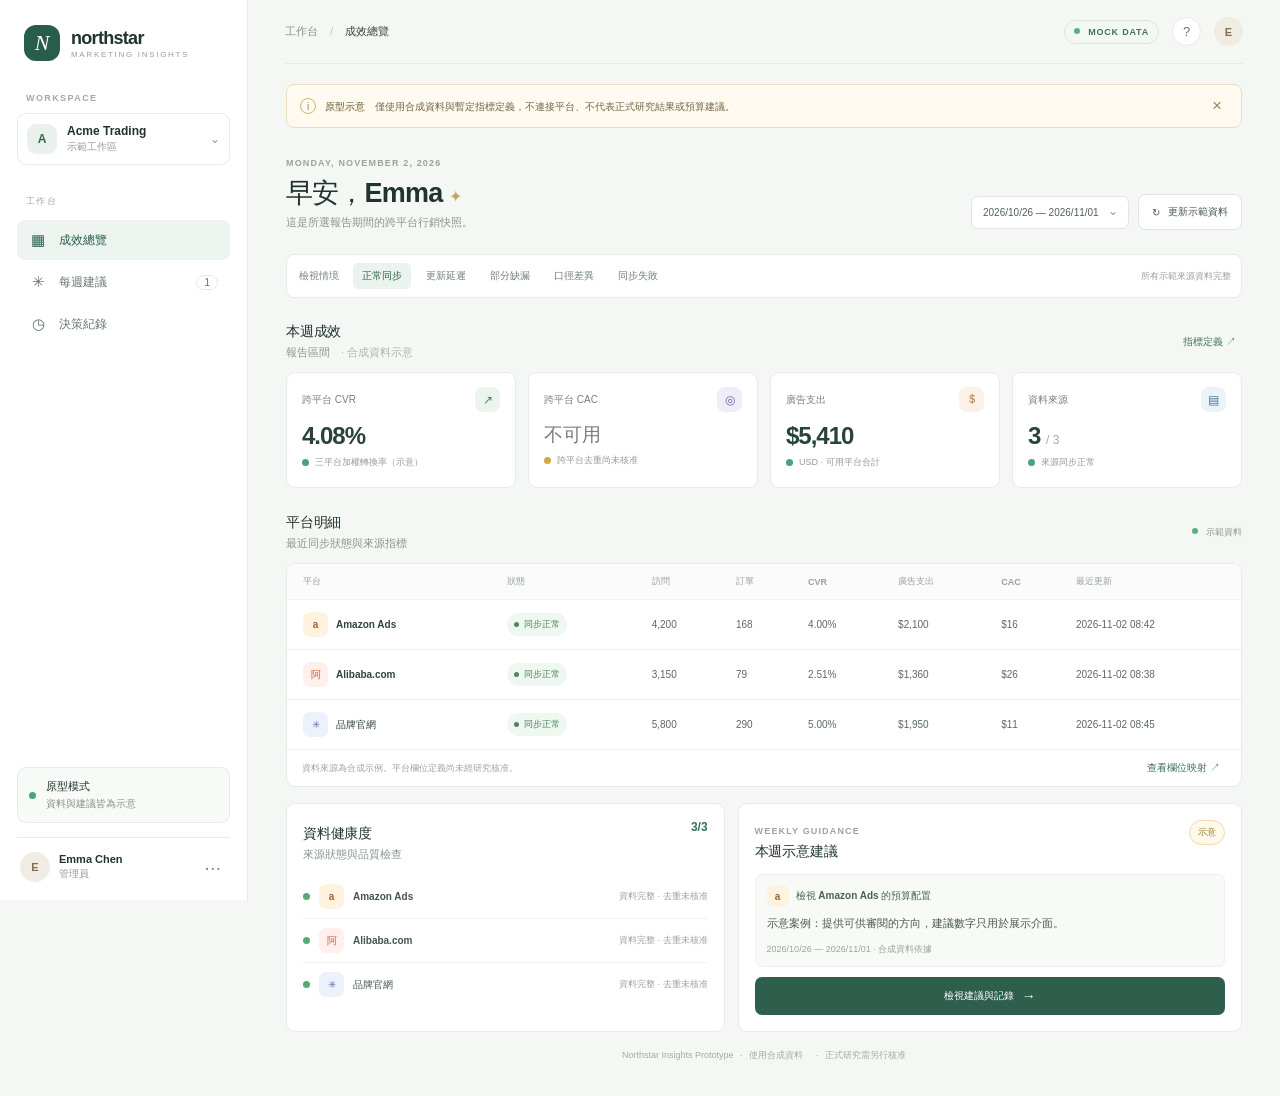
<file: prototype/index.html>
<!doctype html>
<html lang="zh-Hant">
  <head>
    <meta charset="utf-8" />
    <meta name="viewport" content="width=device-width, initial-scale=1" />
    <meta name="theme-color" content="#f5f7f4" />
    <title>Northstar｜行銷成效原型</title>
    <link rel="stylesheet" href="./styles.css" />
  </head>
  <body>
    <div class="app-shell">
      <aside class="sidebar">
        <a class="brand" href="#overview" aria-label="Northstar 首頁">
          <span class="brand-mark">N</span>
          <span><strong>northstar</strong><small>MARKETING INSIGHTS</small></span>
        </a>
        <div class="workspace-label">WORKSPACE</div>
        <button class="workspace-switch" type="button"><span class="workspace-avatar">A</span><span>Acme Trading<small>示範工作區</small></span><span class="chevron">⌄</span></button>
        <div class="nav-label">工作台</div>
        <nav aria-label="主要導覽">
          <button class="nav-item active" data-view="overview"><span class="nav-icon">▦</span>成效總覽</button>
          <button class="nav-item" data-view="guidance"><span class="nav-icon">✳</span>每週建議 <span class="nav-count">1</span></button>
          <button class="nav-item" data-view="history"><span class="nav-icon">◷</span>決策紀錄</button>
        </nav>
        <div class="sidebar-bottom">
          <div class="gate-card"><span class="gate-dot"></span><div><strong>原型模式</strong><small>資料與建議皆為示意</small></div></div>
          <div class="profile"><span class="profile-avatar">E</span><span>Emma Chen<small>管理員</small></span><button aria-label="帳戶選項">···</button></div>
        </div>
      </aside>

      <main class="main-content">
        <header class="topbar">
          <div class="breadcrumb">工作台 <span>/</span> <strong id="breadcrumb-current">成效總覽</strong></div>
          <div class="topbar-actions"><span class="demo-pill"><i></i> MOCK DATA</span><button class="icon-button" aria-label="說明">?</button><button class="profile-avatar small">E</button></div>
        </header>

        <div class="prototype-banner"><span class="banner-icon">i</span><span><strong>原型示意</strong>　僅使用合成資料與暫定指標定義，不連接平台、不代表正式研究結果或預算建議。</span><button type="button" id="dismiss-banner" aria-label="關閉提示">×</button></div>

        <section class="page-view active" id="view-overview">
          <div class="page-heading">
            <div><div class="eyebrow">MONDAY, NOVEMBER 2, 2026</div><h1>早安，Emma <span>✦</span></h1><p>這是所選報告期間的跨平台行銷快照。</p></div>
            <div class="heading-controls"><label class="select-wrap"><span class="sr-only">報告期間</span><select id="period-select"><option>2026/10/26 — 2026/11/01</option><option>2026/10/19 — 2026/10/25</option></select></label><button class="button button-secondary" id="refresh-button"><span>↻</span> 更新示範資料</button></div>
          </div>

          <div class="scenario-strip"><span>檢視情境</span><button class="scenario active" data-scenario="normal">正常同步</button><button class="scenario" data-scenario="delayed">更新延遲</button><button class="scenario" data-scenario="partial">部分缺漏</button><button class="scenario" data-scenario="mismatch">口徑差異</button><button class="scenario" data-scenario="failure">同步失敗</button><span class="scenario-note" id="scenario-note">所有示範來源資料完整</span></div>

          <div class="section-title-row"><div><h2 id="report-title">本週成效</h2><p>報告區間　<span class="muted">· 合成資料示意</span></p></div><button class="text-button" id="metrics-info">指標定義 <span>↗</span></button></div>
          <div class="metric-grid">
            <article class="metric-card"><div class="metric-top"><span>跨平台 CVR</span><span class="metric-icon mint">↗</span></div><strong class="metric-value" id="total-cvr">—</strong><div class="metric-foot"><span class="status-dot"></span><span id="cvr-caption">三平台加權轉換率</span></div></article>
            <article class="metric-card"><div class="metric-top"><span>跨平台 CAC</span><span class="metric-icon lavender">◎</span></div><strong class="metric-value unavailable" id="total-cac">不可用</strong><div class="metric-foot"><span class="status-dot amber"></span><span>跨平台去重尚未核准</span></div></article>
            <article class="metric-card"><div class="metric-top"><span>廣告支出</span><span class="metric-icon peach">＄</span></div><strong class="metric-value" id="total-spend">—</strong><div class="metric-foot"><span class="status-dot"></span><span>USD · 可用平台合計</span></div></article>
            <article class="metric-card"><div class="metric-top"><span>資料來源</span><span class="metric-icon blue">▤</span></div><strong class="metric-value" id="source-count">3 <small>/ 3</small></strong><div class="metric-foot"><span class="status-dot"></span><span id="source-caption">來源同步正常</span></div></article>
          </div>

          <div class="section-title-row platform-title"><div><h2>平台明細</h2><p>最近同步狀態與來源指標</p></div><span class="live-label"><i></i> 示範資料</span></div>
          <div class="table-card"><div class="table-scroll"><table><thead><tr><th>平台</th><th>狀態</th><th>訪問</th><th>訂單</th><th>CVR</th><th>廣告支出</th><th>CAC</th><th>最近更新</th></tr></thead><tbody id="platform-rows"></tbody></table></div><div class="table-foot"><span>資料來源為合成示例。平台欄位定義尚未經研究核准。</span><button id="mapping-info">查看欄位映射 ↗</button></div></div>

          <div class="bottom-grid">
            <article class="panel sync-panel"><div class="panel-heading"><div><h2>資料健康度</h2><p>來源狀態與品質檢查</p></div><span class="health-score" id="health-score">3/3</span></div><div id="health-list" class="health-list"></div></article>
            <article class="panel guidance-preview"><div class="panel-heading"><div><span class="eyebrow">WEEKLY GUIDANCE</span><h2>本週示意建議</h2></div><span class="illustrative-tag">示意</span></div><div id="guidance-preview-content"></div><button class="button button-dark full" data-go="guidance">檢視建議與記錄 <span>→</span></button></article>
          </div>
          <footer class="page-footer">Northstar Insights Prototype <span>·</span> 使用合成資料　<span>·</span> 正式研究需另行核准</footer>
        </section>

        <section class="page-view" id="view-guidance">
          <div class="page-heading"><div><div class="eyebrow">WEEKLY GUIDANCE · DEMO</div><h1>每週建議</h1><p>檢視示意案例，記錄你的決策與手動調整。</p></div><div class="heading-controls"><span class="illustrative-tag large">示意案例 · 不可作為實際預算決策</span></div></div>
          <div class="notice-card"><span class="notice-symbol">✳</span><div><strong>這是互動原型中的示意案例</strong><p>建議內容由合成資料預先編寫，並非經核准的建議規則。記錄決策只會儲存在此瀏覽器，不會修改廣告平台預算。</p></div></div>
          <div id="guidance-list" class="guidance-list"></div>
          <div class="panel process-panel"><h2>決策流程</h2><div class="process-steps"><div><b>01</b><strong>檢視示意依據</strong><span>週期與資料品質</span></div><i>→</i><div><b>02</b><strong>記錄你的選擇</strong><span>採納、部分採納或不採納</span></div><i>→</i><div><b>03</b><strong>自行執行調整</strong><span>如有調整，可記錄實際金額</span></div></div></div>
          <footer class="page-footer">任何平台預算變更均由使用者自行操作。</footer>
        </section>

        <section class="page-view" id="view-history">
          <div class="page-heading"><div><div class="eyebrow">DECISION LOG</div><h1>決策紀錄</h1><p>在這個瀏覽器記錄的示意決策與手動調整。</p></div><button class="button button-secondary" id="clear-history">清除示範紀錄</button></div>
          <div class="history-summary" id="history-summary"></div>
          <div class="panel history-panel"><div class="panel-heading"><div><h2>歷史活動</h2><p>依記錄日期排序</p></div><span class="local-label">僅此裝置</span></div><div id="history-list"></div></div>
          <footer class="page-footer">紀錄儲存在本機瀏覽器的 localStorage。清除瀏覽器資料會一併移除。</footer>
        </section>
      </main>
    </div>

    <dialog id="info-dialog" class="info-dialog"><div class="dialog-head"><span class="eyebrow">PROTOTYPE NOTES</span><button class="icon-button close-dialog" aria-label="關閉">×</button></div><div id="dialog-content"></div></dialog>
    <dialog id="decision-dialog" class="decision-dialog"><form method="dialog" id="decision-form"><div class="dialog-head"><div><span class="eyebrow">記錄決策</span><h2 id="decision-title">每週示意建議</h2></div><button class="icon-button close-dialog" aria-label="關閉">×</button></div><p id="decision-context" class="dialog-copy"></p><label class="field-label" for="decision-status">你的決定</label><select id="decision-status" required><option value="accepted">採納示意建議</option><option value="partial">部分採納</option><option value="rejected">不採納</option></select><label class="field-label" for="actual-change">實際手動調整（USD，可留白）</label><input id="actual-change" type="number" step="0.01" placeholder="例如：250"/><label class="field-label" for="decision-date">記錄日期</label><input id="decision-date" type="date" required/><p class="dialog-footnote">只記錄你的決定，不會連接或修改平台預算。</p><div class="dialog-actions"><button type="button" class="button button-secondary close-dialog">取消</button><button type="submit" class="button button-dark">儲存紀錄</button></div></form></dialog>
    <script src="./app.js" defer></script>
  </body>
</html>
</file>
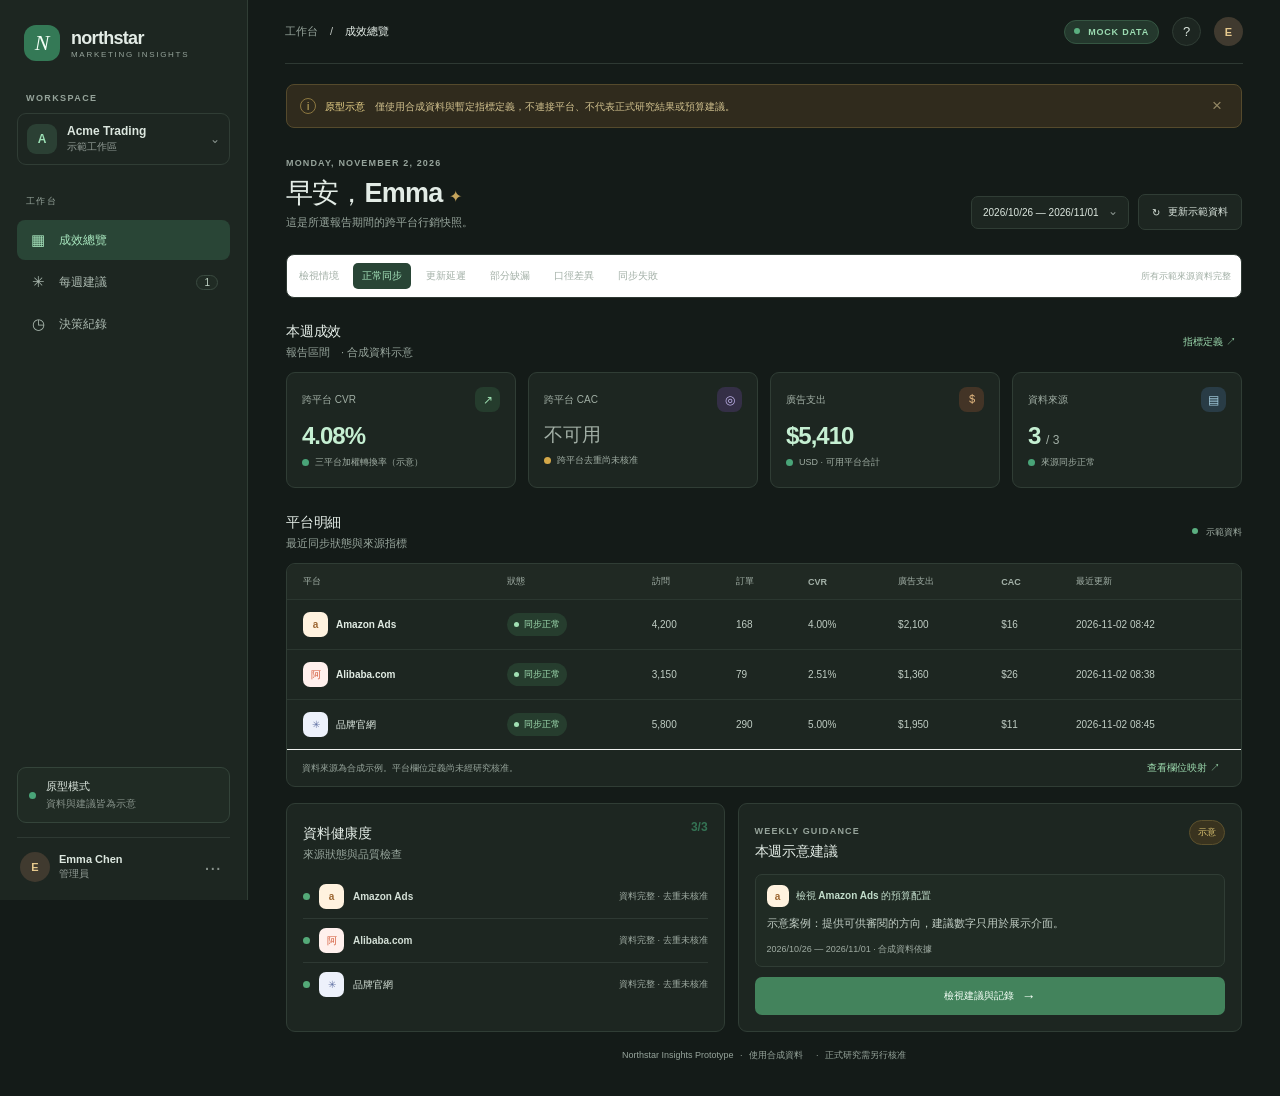
<file: prototype/dark.html>
<!doctype html>
<html lang="zh-Hant">
  <head>
    <meta charset="utf-8" />
    <meta name="viewport" content="width=device-width, initial-scale=1" />
    <meta name="theme-color" content="#141b18" />
    <title>Northstar｜行銷成效原型・暗色系</title>
    <link rel="stylesheet" href="./styles.css" />
  </head>
  <body class="theme-dark">
    <div class="app-shell">
      <aside class="sidebar">
        <a class="brand" href="#overview" aria-label="Northstar 首頁">
          <span class="brand-mark">N</span>
          <span><strong>northstar</strong><small>MARKETING INSIGHTS</small></span>
        </a>
        <div class="workspace-label">WORKSPACE</div>
        <button class="workspace-switch" type="button"><span class="workspace-avatar">A</span><span>Acme Trading<small>示範工作區</small></span><span class="chevron">⌄</span></button>
        <div class="nav-label">工作台</div>
        <nav aria-label="主要導覽">
          <button class="nav-item active" data-view="overview"><span class="nav-icon">▦</span>成效總覽</button>
          <button class="nav-item" data-view="guidance"><span class="nav-icon">✳</span>每週建議 <span class="nav-count">1</span></button>
          <button class="nav-item" data-view="history"><span class="nav-icon">◷</span>決策紀錄</button>
        </nav>
        <div class="sidebar-bottom">
          <div class="gate-card"><span class="gate-dot"></span><div><strong>原型模式</strong><small>資料與建議皆為示意</small></div></div>
          <div class="profile"><span class="profile-avatar">E</span><span>Emma Chen<small>管理員</small></span><button aria-label="帳戶選項">···</button></div>
        </div>
      </aside>

      <main class="main-content">
        <header class="topbar">
          <div class="breadcrumb">工作台 <span>/</span> <strong id="breadcrumb-current">成效總覽</strong></div>
          <div class="topbar-actions"><span class="demo-pill"><i></i> MOCK DATA</span><button class="icon-button" aria-label="說明">?</button><button class="profile-avatar small">E</button></div>
        </header>

        <div class="prototype-banner"><span class="banner-icon">i</span><span><strong>原型示意</strong>　僅使用合成資料與暫定指標定義，不連接平台、不代表正式研究結果或預算建議。</span><button type="button" id="dismiss-banner" aria-label="關閉提示">×</button></div>

        <section class="page-view active" id="view-overview">
          <div class="page-heading">
            <div><div class="eyebrow">MONDAY, NOVEMBER 2, 2026</div><h1>早安，Emma <span>✦</span></h1><p>這是所選報告期間的跨平台行銷快照。</p></div>
            <div class="heading-controls"><label class="select-wrap"><span class="sr-only">報告期間</span><select id="period-select"><option>2026/10/26 — 2026/11/01</option><option>2026/10/19 — 2026/10/25</option></select></label><button class="button button-secondary" id="refresh-button"><span>↻</span> 更新示範資料</button></div>
          </div>

          <div class="scenario-strip"><span>檢視情境</span><button class="scenario active" data-scenario="normal">正常同步</button><button class="scenario" data-scenario="delayed">更新延遲</button><button class="scenario" data-scenario="partial">部分缺漏</button><button class="scenario" data-scenario="mismatch">口徑差異</button><button class="scenario" data-scenario="failure">同步失敗</button><span class="scenario-note" id="scenario-note">所有示範來源資料完整</span></div>

          <div class="section-title-row"><div><h2 id="report-title">本週成效</h2><p>報告區間　<span class="muted">· 合成資料示意</span></p></div><button class="text-button" id="metrics-info">指標定義 <span>↗</span></button></div>
          <div class="metric-grid">
            <article class="metric-card"><div class="metric-top"><span>跨平台 CVR</span><span class="metric-icon mint">↗</span></div><strong class="metric-value" id="total-cvr">—</strong><div class="metric-foot"><span class="status-dot"></span><span id="cvr-caption">三平台加權轉換率</span></div></article>
            <article class="metric-card"><div class="metric-top"><span>跨平台 CAC</span><span class="metric-icon lavender">◎</span></div><strong class="metric-value unavailable" id="total-cac">不可用</strong><div class="metric-foot"><span class="status-dot amber"></span><span>跨平台去重尚未核准</span></div></article>
            <article class="metric-card"><div class="metric-top"><span>廣告支出</span><span class="metric-icon peach">＄</span></div><strong class="metric-value" id="total-spend">—</strong><div class="metric-foot"><span class="status-dot"></span><span>USD · 可用平台合計</span></div></article>
            <article class="metric-card"><div class="metric-top"><span>資料來源</span><span class="metric-icon blue">▤</span></div><strong class="metric-value" id="source-count">3 <small>/ 3</small></strong><div class="metric-foot"><span class="status-dot"></span><span id="source-caption">來源同步正常</span></div></article>
          </div>

          <div class="section-title-row platform-title"><div><h2>平台明細</h2><p>最近同步狀態與來源指標</p></div><span class="live-label"><i></i> 示範資料</span></div>
          <div class="table-card"><div class="table-scroll"><table><thead><tr><th>平台</th><th>狀態</th><th>訪問</th><th>訂單</th><th>CVR</th><th>廣告支出</th><th>CAC</th><th>最近更新</th></tr></thead><tbody id="platform-rows"></tbody></table></div><div class="table-foot"><span>資料來源為合成示例。平台欄位定義尚未經研究核准。</span><button id="mapping-info">查看欄位映射 ↗</button></div></div>

          <div class="bottom-grid">
            <article class="panel sync-panel"><div class="panel-heading"><div><h2>資料健康度</h2><p>來源狀態與品質檢查</p></div><span class="health-score" id="health-score">3/3</span></div><div id="health-list" class="health-list"></div></article>
            <article class="panel guidance-preview"><div class="panel-heading"><div><span class="eyebrow">WEEKLY GUIDANCE</span><h2>本週示意建議</h2></div><span class="illustrative-tag">示意</span></div><div id="guidance-preview-content"></div><button class="button button-dark full" data-go="guidance">檢視建議與記錄 <span>→</span></button></article>
          </div>
          <footer class="page-footer">Northstar Insights Prototype <span>·</span> 使用合成資料　<span>·</span> 正式研究需另行核准</footer>
        </section>

        <section class="page-view" id="view-guidance">
          <div class="page-heading"><div><div class="eyebrow">WEEKLY GUIDANCE · DEMO</div><h1>每週建議</h1><p>檢視示意案例，記錄你的決策與手動調整。</p></div><div class="heading-controls"><span class="illustrative-tag large">示意案例 · 不可作為實際預算決策</span></div></div>
          <div class="notice-card"><span class="notice-symbol">✳</span><div><strong>這是互動原型中的示意案例</strong><p>建議內容由合成資料預先編寫，並非經核准的建議規則。記錄決策只會儲存在此瀏覽器，不會修改廣告平台預算。</p></div></div>
          <div id="guidance-list" class="guidance-list"></div>
          <div class="panel process-panel"><h2>決策流程</h2><div class="process-steps"><div><b>01</b><strong>檢視示意依據</strong><span>週期與資料品質</span></div><i>→</i><div><b>02</b><strong>記錄你的選擇</strong><span>採納、部分採納或不採納</span></div><i>→</i><div><b>03</b><strong>自行執行調整</strong><span>如有調整，可記錄實際金額</span></div></div></div>
          <footer class="page-footer">任何平台預算變更均由使用者自行操作。</footer>
        </section>

        <section class="page-view" id="view-history">
          <div class="page-heading"><div><div class="eyebrow">DECISION LOG</div><h1>決策紀錄</h1><p>在這個瀏覽器記錄的示意決策與手動調整。</p></div><button class="button button-secondary" id="clear-history">清除示範紀錄</button></div>
          <div class="history-summary" id="history-summary"></div>
          <div class="panel history-panel"><div class="panel-heading"><div><h2>歷史活動</h2><p>依記錄日期排序</p></div><span class="local-label">僅此裝置</span></div><div id="history-list"></div></div>
          <footer class="page-footer">紀錄儲存在本機瀏覽器的 localStorage。清除瀏覽器資料會一併移除。</footer>
        </section>
      </main>
    </div>

    <dialog id="info-dialog" class="info-dialog"><div class="dialog-head"><span class="eyebrow">PROTOTYPE NOTES</span><button class="icon-button close-dialog" aria-label="關閉">×</button></div><div id="dialog-content"></div></dialog>
    <dialog id="decision-dialog" class="decision-dialog"><form method="dialog" id="decision-form"><div class="dialog-head"><div><span class="eyebrow">記錄決策</span><h2 id="decision-title">每週示意建議</h2></div><button class="icon-button close-dialog" aria-label="關閉">×</button></div><p id="decision-context" class="dialog-copy"></p><label class="field-label" for="decision-status">你的決定</label><select id="decision-status" required><option value="accepted">採納示意建議</option><option value="partial">部分採納</option><option value="rejected">不採納</option></select><label class="field-label" for="actual-change">實際手動調整（USD，可留白）</label><input id="actual-change" type="number" step="0.01" placeholder="例如：250"/><label class="field-label" for="decision-date">記錄日期</label><input id="decision-date" type="date" required/><p class="dialog-footnote">只記錄你的決定，不會連接或修改平台預算。</p><div class="dialog-actions"><button type="button" class="button button-secondary close-dialog">取消</button><button type="submit" class="button button-dark">儲存紀錄</button></div></form></dialog>
    <script src="./app.js" defer></script>
  </body>
</html>
</file>
<file: prototype/styles.css>
:root{font-family:'DM Sans','Noto Sans TC',sans-serif;color:#20332d;background:#f5f7f4;font-synthesis:none;text-rendering:optimizeLegibility;--green:#285d4c;--mint:#e7f4ec;--line:#e7ebe7;--muted:#7d8882;--ink:#20332d;--paper:#fff}*{box-sizing:border-box}body{margin:0;min-width:320px;background:#f5f7f4}.app-shell{min-height:100vh}.sidebar{position:fixed;inset:0 auto 0 0;width:248px;background:#fff;border-right:1px solid var(--line);padding:25px 17px 18px;display:flex;flex-direction:column;z-index:2}.brand{display:flex;align-items:center;gap:11px;color:var(--ink);text-decoration:none;padding:0 7px 32px}.brand-mark{display:grid;place-items:center;width:36px;height:36px;border-radius:12px;background:#285d4c;color:#fff;font-family:Georgia,serif;font-size:22px;font-style:italic}.brand strong{display:block;font-size:18px;letter-spacing:-.7px}.brand small{display:block;color:#93a099;font-size:8px;letter-spacing:1.7px;margin-top:1px}.workspace-label,.nav-label{padding:0 9px;color:#a1aaa5;font-size:9px;font-weight:700;letter-spacing:1.4px}.workspace-switch{width:100%;display:flex;align-items:center;gap:10px;text-align:left;padding:10px 9px;margin:10px 0 30px;border:1px solid var(--line);border-radius:9px;background:white;color:var(--ink);font:inherit;font-size:12px;font-weight:600}.workspace-avatar,.profile-avatar{width:30px;height:30px;display:grid;place-items:center;background:#eaf1ed;color:#396653;border-radius:9px;font-weight:700}.workspace-switch small,.profile small{display:block;color:#929c96;font-size:10px;font-weight:400;margin-top:2px}.chevron{margin-left:auto;color:#8b9690}.nav-label{margin-bottom:10px}.nav-item{width:100%;display:flex;align-items:center;gap:12px;padding:11px 12px;border:0;border-radius:8px;background:transparent;color:#69766f;text-align:left;font:inherit;font-size:12px;margin:2px 0;cursor:pointer}.nav-item.active{background:#edf4ef;color:#285d4c;font-weight:600}.nav-icon{width:18px;font-size:15px;text-align:center}.nav-count{margin-left:auto;background:#fff;border:1px solid #e0eae3;border-radius:10px;padding:1px 7px;font-size:10px}.sidebar-bottom{margin-top:auto}.gate-card{display:flex;gap:10px;align-items:center;border:1px solid #e5ede7;background:#f7faf7;border-radius:9px;padding:11px;margin-bottom:14px}.gate-dot,.status-dot{width:7px;height:7px;border-radius:50%;background:#49a478;display:inline-block;flex:none}.gate-card strong{display:block;font-size:11px}.gate-card small{display:block;color:#87938b;font-size:10px;margin-top:3px}.profile{border-top:1px solid var(--line);padding:14px 3px 0;display:flex;align-items:center;gap:9px;font-size:11px;font-weight:600}.profile-avatar{border-radius:50%;background:#f0ece4;color:#816d50}.profile button{margin-left:auto;background:none;border:0;font-size:20px;color:#87918b}.main-content{margin-left:248px;max-width:1620px;padding:0 38px 34px}.topbar{height:64px;display:flex;align-items:center;justify-content:space-between;border-bottom:1px solid var(--line);margin:0 -1px 20px}.breadcrumb{font-size:11px;color:#88938d}.breadcrumb span{padding:0 9px;color:#c0c7c2}.breadcrumb strong{color:#38483f;font-weight:600}.topbar-actions{display:flex;align-items:center;gap:13px}.demo-pill{border:1px solid #d8e7dc;color:#427558;background:#f3f8f3;border-radius:14px;font-size:9px;font-weight:700;letter-spacing:.8px;padding:6px 9px}.demo-pill i,.live-label i{display:inline-block;width:6px;height:6px;border-radius:50%;background:#5baf80;margin:0 5px 1px 0}.icon-button{border:1px solid var(--line);width:29px;height:29px;border-radius:50%;background:white;color:#66756d;font-size:13px;cursor:pointer}.profile-avatar.small{border:0;width:29px;height:29px;font-size:11px}.prototype-banner{display:flex;align-items:center;gap:9px;padding:10px 13px;border:1px solid #eadfbf;background:#fffaf0;color:#716546;border-radius:8px;font-size:10px;line-height:1.5}.prototype-banner strong{color:#685526}.prototype-banner button{margin-left:auto;border:0;background:none;color:#948865;font-size:17px;cursor:pointer}.banner-icon{display:grid;place-items:center;flex:none;width:16px;height:16px;border:1px solid #c8b576;color:#9d8744;border-radius:50%;font-size:10px}.page-heading{display:flex;align-items:flex-end;justify-content:space-between;margin:30px 0 24px}.eyebrow{font-size:9px;letter-spacing:1.15px;color:#9aa49e;font-weight:700}.page-heading h1{font-size:27px;letter-spacing:-.8px;margin:7px 0 4px;font-weight:600}.page-heading h1 span{color:#c6a55c;font-size:16px}.page-heading p,.section-title-row p,.panel-heading p{color:#8a958e;font-size:11px;margin:0}.heading-controls{display:flex;align-items:center;gap:9px}.select-wrap select,.decision-dialog select,.decision-dialog input{appearance:none;background:#fff;border:1px solid #e0e6e1;border-radius:7px;padding:10px 29px 10px 11px;color:#526158;font:inherit;font-size:10px}.select-wrap{position:relative}.select-wrap:after{content:'⌄';position:absolute;right:11px;top:8px;color:#8b9690;font-size:12px;pointer-events:none}.button{display:inline-flex;align-items:center;justify-content:center;gap:8px;padding:10px 13px;border:1px solid transparent;border-radius:7px;font:inherit;font-size:10px;font-weight:600;cursor:pointer;transition:background .15s}.button-secondary{background:white;border-color:#dfe6e1;color:#47584e}.button-secondary:hover{background:#f8faf8}.button-dark{background:#2e5f4d;color:white}.button-dark:hover{background:#244d3f}.scenario-strip{display:flex;align-items:center;gap:6px;padding:8px 10px;background:#fff;border:1px solid var(--line);border-radius:8px;margin-bottom:25px}.scenario-strip>span:first-child{font-size:10px;color:#79857e;padding:0 8px 0 2px}.scenario{background:transparent;border:0;border-radius:5px;color:#738078;padding:6px 9px;font:inherit;font-size:10px;cursor:pointer}.scenario.active{background:#eaf3ed;color:#2f644e;font-weight:600}.scenario-note{margin-left:auto;color:#97a19b;font-size:9px}.section-title-row{display:flex;align-items:center;justify-content:space-between;margin:0 0 12px}.section-title-row h2,.panel-heading h2,.panel h2{font-size:14px;letter-spacing:-.2px;margin:0 0 4px;font-weight:600}.muted{color:#adb5b0}.text-button,.table-foot button{border:0;background:none;color:#3f7459;font:inherit;font-size:10px;cursor:pointer}.metric-grid{display:grid;grid-template-columns:repeat(4,minmax(0,1fr));gap:12px}.metric-card,.panel,.table-card{background:white;border:1px solid var(--line);border-radius:9px}.metric-card{padding:14px 15px;min-height:116px}.metric-top{display:flex;align-items:center;justify-content:space-between;color:#76827a;font-size:10px}.metric-icon{display:grid;place-items:center;width:25px;height:25px;border-radius:8px;font-size:12px}.mint{color:#42835e;background:#eaf5ed}.lavender{color:#7162a0;background:#f0edfa}.peach{color:#ad7a44;background:#fcf1e6}.blue{color:#4b7593;background:#eaf3f7}.metric-value{display:block;font-size:24px;letter-spacing:-1px;margin:10px 0 6px;font-weight:600;color:#294338}.metric-value small{font-size:12px;color:#a3aca6;font-weight:500;letter-spacing:0}.metric-value.unavailable{font-size:19px;color:#777f7b;letter-spacing:0}.metric-foot{display:flex;align-items:center;gap:6px;color:#929c95;font-size:9px}.status-dot.amber{background:#d4a849}.platform-title{margin-top:26px}.live-label{color:#8b9790;font-size:9px}.table-card{overflow:hidden}.table-scroll{overflow-x:auto}table{width:100%;border-collapse:collapse;min-width:760px}thead{background:#fafbfa}th{text-align:left;padding:11px 12px;color:#98a29c;font-size:9px;font-weight:600;white-space:nowrap}td{padding:12px;border-top:1px solid #eff1ef;color:#5b6960;font-size:10px;white-space:nowrap}th:first-child,td:first-child{padding-left:16px}.platform-cell{display:flex;align-items:center;gap:8px;color:#31443a;font-weight:600}.platform-logo{display:grid;place-items:center;width:25px;height:25px;border-radius:7px;font-weight:700;font-size:10px}.platform-logo.amazon{background:#fff2df;color:#9c6530}.platform-logo.alibaba{background:#fff0ed;color:#d35938}.platform-logo.site{background:#edf1fb;color:#6171a3}.status-badge{display:inline-flex;align-items:center;gap:5px;padding:5px 7px;border-radius:12px;font-size:9px}.status-badge.success{background:#eef7f0;color:#4d8561}.status-badge.delayed,.status-badge.partial{background:#fff7e6;color:#a17d35}.status-badge.failed,.status-badge.missing{background:#fff0ed;color:#b15c4c}.status-badge i{width:5px;height:5px;border-radius:50%;background:currentColor}.na{color:#b1b9b4}.table-foot{border-top:1px solid #eff1ef;padding:10px 15px;display:flex;justify-content:space-between;align-items:center;color:#9ca69f;font-size:9px}.bottom-grid{display:grid;grid-template-columns:1fr 1.15fr;gap:13px;margin-top:16px}.panel{padding:16px}.panel-heading{display:flex;align-items:flex-start;justify-content:space-between}.panel-heading h2{margin-top:5px}.health-score{color:#347354;font-size:12px;font-weight:700}.health-list{margin-top:13px}.health-row{display:flex;align-items:center;gap:9px;padding:9px 0;border-top:1px solid #f0f2f0}.health-row:first-child{border-top:0}.health-indicator{width:7px;height:7px;border-radius:50%;background:#54a978}.health-indicator.warn{background:#d8ad51}.health-indicator.error{background:#cb725f}.health-row strong{font-size:10px;color:#45564b}.health-row small{margin-left:auto;color:#98a29c;font-size:9px}.illustrative-tag{border:1px solid #ecdcae;border-radius:13px;background:#fff9e9;color:#997b35;font-size:9px;padding:5px 8px;white-space:nowrap}.illustrative-tag.large{padding:8px 10px}.guidance-preview{position:relative}.guidance-preview .panel-heading{margin-bottom:9px}.preview-recommendation{padding:10px 11px;background:#f8faf8;border:1px solid #edf0ed;border-radius:7px;margin-bottom:10px}.recommendation-platform{display:flex;align-items:center;gap:7px;font-size:10px;color:#486154;font-weight:600}.recommendation-platform .platform-logo{width:22px;height:22px}.preview-recommendation p{margin:8px 0 6px;font-size:11px;color:#48584e;line-height:1.55}.preview-recommendation small{color:#99a39c;font-size:9px}.full{width:100%}.button-dark span{font-size:14px}.page-footer{padding:17px 2px 0;color:#a3aca6;font-size:9px;text-align:center}.page-footer span{padding:0 4px}.page-view{display:none}.page-view.active{display:block}.notice-card{display:flex;gap:12px;padding:14px;background:#fff9eb;border:1px solid #eee2c1;border-radius:8px;color:#726241;margin-bottom:17px}.notice-symbol{color:#a08743;font-size:16px}.notice-card strong{font-size:11px}.notice-card p{font-size:10px;line-height:1.6;margin:4px 0 0;color:#897a57}.guidance-list{display:grid;grid-template-columns:1fr;gap:11px}.guidance-card{padding:16px;background:white;border:1px solid var(--line);border-radius:9px}.guidance-card-head{display:flex;align-items:center;justify-content:space-between}.guidance-card h3{font-size:13px;margin:12px 0 6px}.guidance-card>p{font-size:10px;color:#6e7b72;line-height:1.7;margin:0;max-width:780px}.guidance-evidence{display:flex;gap:8px;flex-wrap:wrap;margin-top:13px}.evidence-chip{border:1px solid #e8ede9;border-radius:5px;padding:6px 8px;color:#708077;font-size:9px;background:#fbfcfb}.guidance-actions{display:flex;gap:7px;margin-top:15px}.guidance-actions .button{font-size:9px}.guidance-actions .button:disabled{opacity:.55;cursor:default}.process-panel{margin-top:14px}.process-steps{display:flex;align-items:center;justify-content:space-between;gap:10px;margin-top:18px}.process-steps>div{display:flex;flex-direction:column;gap:5px}.process-steps b{color:#84a490;font-size:9px}.process-steps strong{font-size:10px}.process-steps span{color:#929d96;font-size:9px}.process-steps>i{color:#bac4bd;font-style:normal}.history-summary{display:grid;grid-template-columns:repeat(3,1fr);gap:10px;margin-bottom:13px}.summary-tile{background:#fff;border:1px solid var(--line);border-radius:8px;padding:13px}.summary-tile span{display:block;color:#929c95;font-size:9px}.summary-tile strong{display:block;font-size:20px;margin-top:5px}.history-panel{min-height:220px}.history-panel .panel-heading{border-bottom:1px solid var(--line);padding-bottom:13px;margin-bottom:0}.local-label{font-size:9px;color:#86958b;background:#f2f6f2;padding:5px 8px;border-radius:10px}.history-empty{text-align:center;padding:43px 15px;color:#98a39c;font-size:11px}.history-empty strong{display:block;color:#5d6c62;font-size:12px;margin-bottom:5px}.history-item{display:grid;grid-template-columns:35px 1fr auto;gap:11px;align-items:center;padding:13px 2px;border-bottom:1px solid #f0f2f0}.history-symbol{display:grid;place-items:center;width:32px;height:32px;border-radius:9px;background:#eff5f0;color:#538067}.history-item strong{font-size:10px}.history-item p{margin:4px 0 0;color:#909b94;font-size:9px}.history-item time{font-size:9px;color:#9aa49e}.info-dialog,.decision-dialog{width:min(500px,calc(100vw - 30px));border:0;border-radius:12px;padding:21px;box-shadow:0 18px 70px #18332830;color:var(--ink)}dialog::backdrop{background:#14251f55;backdrop-filter:blur(2px)}.dialog-head{display:flex;align-items:flex-start;justify-content:space-between}.dialog-head h2{font-size:17px;margin:6px 0 0}.close-dialog{font-size:18px}.info-dialog h3{font-size:13px;margin:16px 0 8px}.info-dialog p,.info-dialog li{font-size:11px;line-height:1.7;color:#65736a}.info-dialog ul{padding-left:18px}.dialog-copy{font-size:10px;line-height:1.6;color:#758179;margin:14px 0}.decision-dialog form{display:flex;flex-direction:column}.field-label{font-size:10px;color:#536259;margin:11px 0 6px}.decision-dialog select,.decision-dialog input{width:100%;padding:10px;font-size:11px}.dialog-footnote{font-size:9px;color:#999f9b;margin:12px 0}.dialog-actions{display:flex;justify-content:flex-end;gap:8px;margin-top:9px}.sr-only{position:absolute;width:1px;height:1px;padding:0;margin:-1px;overflow:hidden;clip:rect(0,0,0,0);white-space:nowrap;border:0}
@media(max-width:1100px){.main-content{padding:0 24px 28px}.sidebar{width:218px}.main-content{margin-left:218px}.metric-grid{grid-template-columns:repeat(2,1fr)}}@media(max-width:760px){.sidebar{width:64px;padding:18px 8px}.brand{padding:0 5px 25px}.brand>span:last-child,.workspace-label,.workspace-switch,.nav-label,.nav-item:not(.active)::after,.nav-item{font-size:0}.nav-item{justify-content:center;padding:12px 5px}.nav-item .nav-icon{font-size:17px}.nav-item.active{font-size:0}.nav-item .nav-count{display:none}.sidebar-bottom .gate-card,.profile>span:not(.profile-avatar),.profile button{display:none}.profile{justify-content:center}.main-content{margin-left:64px;padding:0 14px 25px}.topbar{height:54px}.prototype-banner{align-items:flex-start;font-size:9px}.page-heading{align-items:flex-start;flex-direction:column;gap:14px;margin:24px 0 18px}.heading-controls{flex-wrap:wrap}.scenario-strip{flex-wrap:wrap}.scenario-note{width:100%;margin:4px 0 0 6px}.metric-grid{gap:8px}.metric-card{padding:12px;min-height:108px}.metric-value{font-size:20px}.bottom-grid{grid-template-columns:1fr}.table-foot{align-items:flex-start;gap:8px}.table-foot button{white-space:nowrap}.page-heading h1{font-size:23px}.history-summary{gap:7px}.summary-tile{padding:10px}.process-steps{align-items:flex-start}.process-steps span{max-width:90px}.process-steps>i{font-size:0}.illustrative-tag.large{white-space:normal}}

/* Independent dark palette for prototype/dark.html. */
body.theme-dark{color:#e3ece6;background:#141b18;--green:#78c99a;--mint:#24392f;--line:#2e3933;--muted:#9aa79f;--ink:#e3ece6;--paper:#1d2621;color-scheme:dark}
body.theme-dark .sidebar,body.theme-dark .metric-card,body.theme-dark .panel,body.theme-dark .table-card,body.theme-dark .guidance-card,body.theme-dark .summary-tile,body.theme-dark .workspace-switch,body.theme-dark .icon-button,body.theme-dark .button-secondary,body.theme-dark .select-wrap select,body.theme-dark .decision-dialog select,body.theme-dark .decision-dialog input{background:#1d2621;border-color:#303d35;color:#dce7df}
body.theme-dark .topbar,body.theme-dark .profile,body.theme-dark .history-panel .panel-heading{border-color:#2e3933}
body.theme-dark .brand,body.theme-dark .breadcrumb strong,body.theme-dark .section-title-row h2,body.theme-dark .panel-heading h2,body.theme-dark .panel h2,body.theme-dark .page-heading h1,body.theme-dark .guidance-card h3,body.theme-dark .history-item strong,body.theme-dark .dialog-head h2{color:#e3ece6}
body.theme-dark .brand-mark{background:#347956;color:#f3fff6}
body.theme-dark .brand small,body.theme-dark .workspace-label,body.theme-dark .nav-label,body.theme-dark .eyebrow,body.theme-dark .page-heading p,body.theme-dark .section-title-row p,body.theme-dark .panel-heading p,body.theme-dark .breadcrumb,body.theme-dark .page-footer,body.theme-dark .table-foot,body.theme-dark .muted{color:#96a49b}
body.theme-dark .workspace-avatar{background:#2b4034;color:#9ce0b5}
body.theme-dark .nav-item{color:#aab8af}
body.theme-dark .nav-item.active,body.theme-dark .scenario.active{background:#294536;color:#a7e5bd}
body.theme-dark .nav-count{background:#202b24;border-color:#3a4a40;color:#bdd1c3}
body.theme-dark .gate-card{background:#202b24;border-color:#34443a}
body.theme-dark .gate-card strong,body.theme-dark .profile{color:#dce7df}
body.theme-dark .profile-avatar{background:#403a2f;color:#e6c98d}
body.theme-dark .demo-pill{background:#24382d;border-color:#355642;color:#9bdbb1}
body.theme-dark .prototype-banner{background:#302b1d;border-color:#554a2c;color:#d2c28f}
body.theme-dark .prototype-banner strong{color:#f0d98d}
body.theme-dark .banner-icon{border-color:#8d7840;color:#e1c56b}
body.theme-dark .button-dark{background:#43835c;color:#f5fff7}
body.theme-dark .button-dark:hover{background:#51976b}
body.theme-dark .button-secondary:hover,body.theme-dark .icon-button:hover{background:#29362e}
body.theme-dark .scenario-strip>span:first-child,body.theme-dark .scenario{color:#a3b0a7}
body.theme-dark .scenario-note,body.theme-dark .metric-top,body.theme-dark .metric-foot,body.theme-dark .status-badge,body.theme-dark th,body.theme-dark .live-label{color:#a0aea4}
body.theme-dark .metric-value{color:#c5efd2}
body.theme-dark .metric-value small,body.theme-dark .metric-value.unavailable{color:#a2afa6}
body.theme-dark .mint{background:#253c2d;color:#9cddb0}
body.theme-dark .lavender{background:#342f46;color:#c4b7f0}
body.theme-dark .peach{background:#433426;color:#e9bd84}
body.theme-dark .blue{background:#293c46;color:#a9d3e5}
body.theme-dark thead{background:#202923}
body.theme-dark th{color:#a3b1a8}
body.theme-dark td{border-color:#2b3730;color:#c0cdc4}
body.theme-dark .platform-cell{color:#e0ebe3}
body.theme-dark .status-badge.success{background:#263d2e;color:#a1dfb3}
body.theme-dark .status-badge.delayed,body.theme-dark .status-badge.partial{background:#43391f;color:#e3c878}
body.theme-dark .status-badge.failed{background:#452c29;color:#e3a093}
body.theme-dark .table-foot button,body.theme-dark .text-button{color:#9bd8ad}
body.theme-dark .health-row{border-color:#2e3933}
body.theme-dark .health-row strong{color:#d3dfd6}
body.theme-dark .health-row small,body.theme-dark .preview-recommendation small{color:#a0ada4}
body.theme-dark .illustrative-tag{background:#39331f;border-color:#5c512d;color:#e0c773}
body.theme-dark .preview-recommendation{background:#202b24;border-color:#303d35}
body.theme-dark .recommendation-platform{color:#c2ddcb}
body.theme-dark .preview-recommendation p{color:#c1cec5}
body.theme-dark .notice-card{background:#302b1d;border-color:#53492b;color:#e1d19b}
body.theme-dark .notice-card p{color:#c6b989}
body.theme-dark .guidance-card>p{color:#bdc9c0}
body.theme-dark .evidence-chip{background:#202b24;border-color:#35433a;color:#bac9bf}
body.theme-dark .process-steps span,body.theme-dark .process-steps>i{color:#a2afa6}
body.theme-dark .local-label{background:#29362e;color:#b7c9bc}
body.theme-dark .history-empty{color:#a4b0a7}
body.theme-dark .history-empty strong{color:#d8e4db}
body.theme-dark .history-item{border-color:#2e3933}
body.theme-dark .history-symbol{background:#293d30;color:#a2dfb4}
body.theme-dark .history-item p,body.theme-dark .history-item time{color:#a4b0a7}
body.theme-dark .info-dialog,body.theme-dark .decision-dialog{background:#1d2621;color:#e3ece6}
body.theme-dark .info-dialog p,body.theme-dark .info-dialog li,body.theme-dark .dialog-copy,body.theme-dark .field-label{color:#bdc9c0}
body.theme-dark .dialog-footnote{color:#a1aea5}
body.theme-dark .select-wrap select:focus,body.theme-dark .decision-dialog select:focus,body.theme-dark .decision-dialog input:focus,body.theme-dark button:focus-visible{outline:2px solid #78c99a;outline-offset:2px}
</file>
